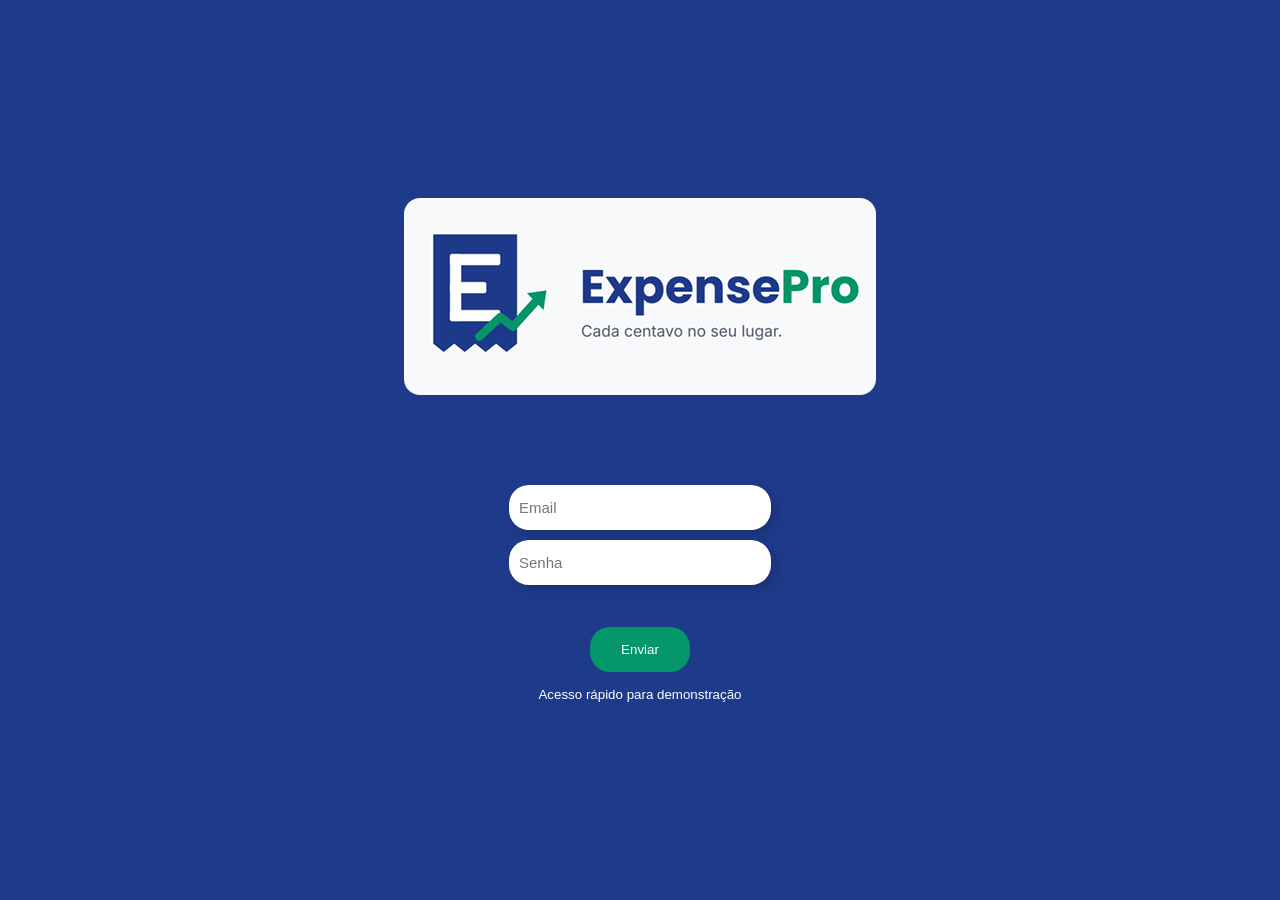
<file: index.html>
<!DOCTYPE html>
<html lang="pt-BR">
<head>
  <meta charset="UTF-8">
  <meta name="viewport" content="width=device-width, initial-scale=1.0">
  <title>Login</title>
  <link rel="stylesheet" href="style.css">
  <script src="script.js" defer></script>
</head>
<body>
  <form>
    <div class="blocoGeral">
      <img src="assets/logo-expense-pro.png" alt="" class="imagemTitulo">
      <div class="login">
        <input type="email" placeholder="Email" id="emailInput">
        <input type="password" placeholder="Senha" id="senhaInput">
      </div>
      <div>
        <button id="enviarBtn" type="button">Enviar</button>
      </div>
      <div class="demonstracao">
        <button id="mostrarPersonasBtn" type="button">Acesso rápido para demonstração</button>
        <div id="opcoesPersonas" hidden>
          <button class="personaBtn" type="button" data-email="gustavo34@gexpensepro.com" data-senha="1235">Entrar como Gustavo</button>
          <button class="personaBtn" type="button" data-email="marcia@expensepro.com" data-senha="1236">Entrar como Márcia</button>
          <button class="personaBtn" type="button" data-email="henrique@expensepro.com" data-senha="1237">Entrar como Henrique</button>
        </div>
      </div>
    </div>
  </form>
</body>
</html>
</file>
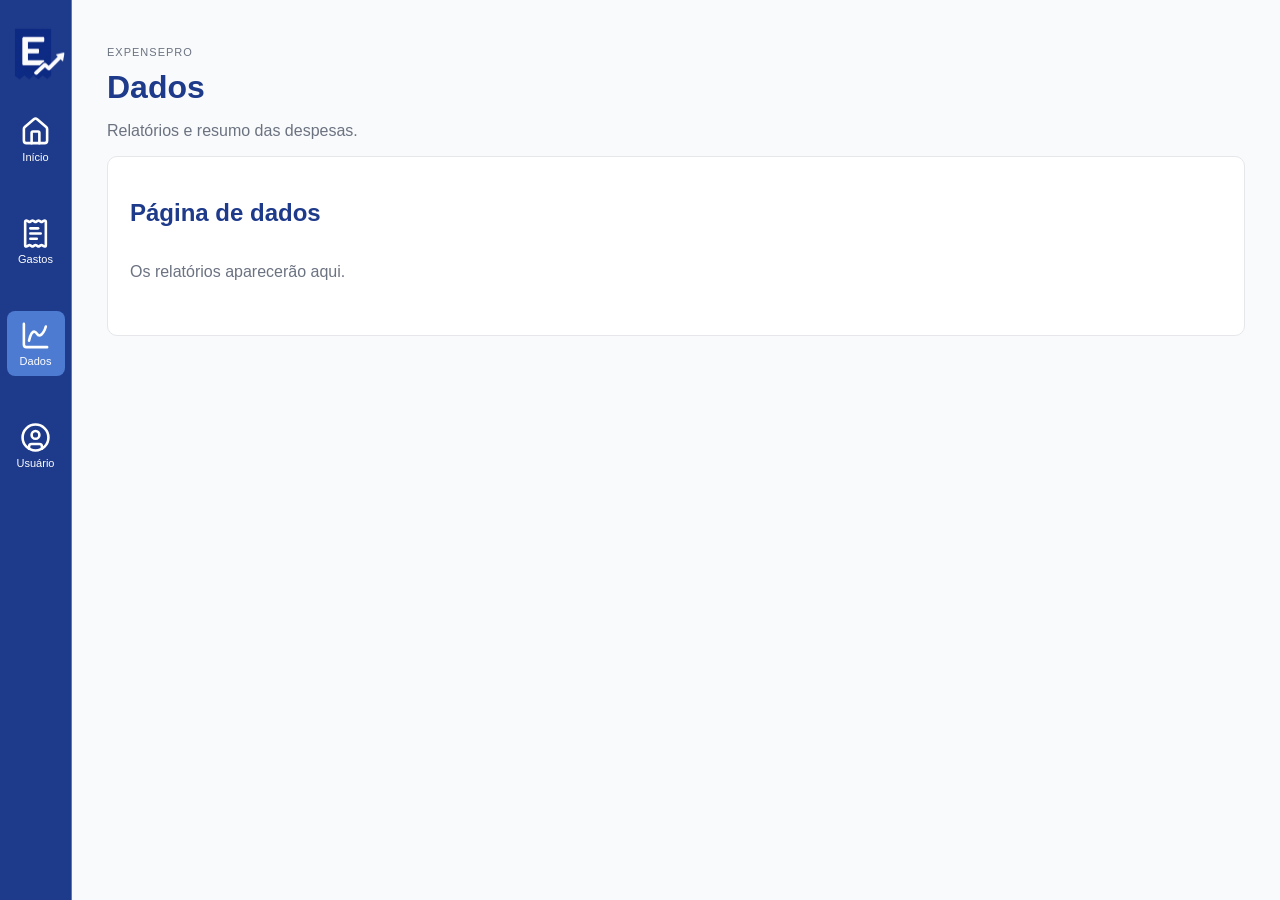
<file: dados-page.html>
<!DOCTYPE html>
<html lang="pt-BR">
<head>
  <meta charset="UTF-8">
  <meta name="viewport" content="width=device-width, initial-scale=1">
  <title>Dados | ExpensePro</title>
  <link rel="stylesheet" href="principal.css">
</head>
<body>
  <aside class="sidebar">
    <div class="logo"><img src="assets/Ícone de Recibo com Gráfico de Crescimento (1).png" alt="ExpensePro"></div>
    <a href="principal.html" class="sidebar-item"><img src="assets/house.svg" alt=""><span>In&iacute;cio</span></a>
    <a href="spend-page.html" class="sidebar-item"><img src="assets/receipt-text.svg" alt=""><span>Gastos</span></a>
    <a href="dados-page.html" class="sidebar-item active"><img src="assets/chart-spline.svg" alt=""><span>Dados</span></a>
    <a href="usuario-page.html" class="sidebar-item"><img src="assets/circle-user.svg" alt=""><span>Usu&aacute;rio</span></a>
  </aside>
  <main>
    <header><div><p class="small-title">EXPENSEPRO</p><h1>Dados</h1><p>Relat&oacute;rios e resumo das despesas.</p></div></header>
    <section class="panel"><h2>P&aacute;gina de dados</h2><p class="empty">Os relat&oacute;rios aparecer&atilde;o aqui.</p></section>
  </main>
</body>
</html>
</file>
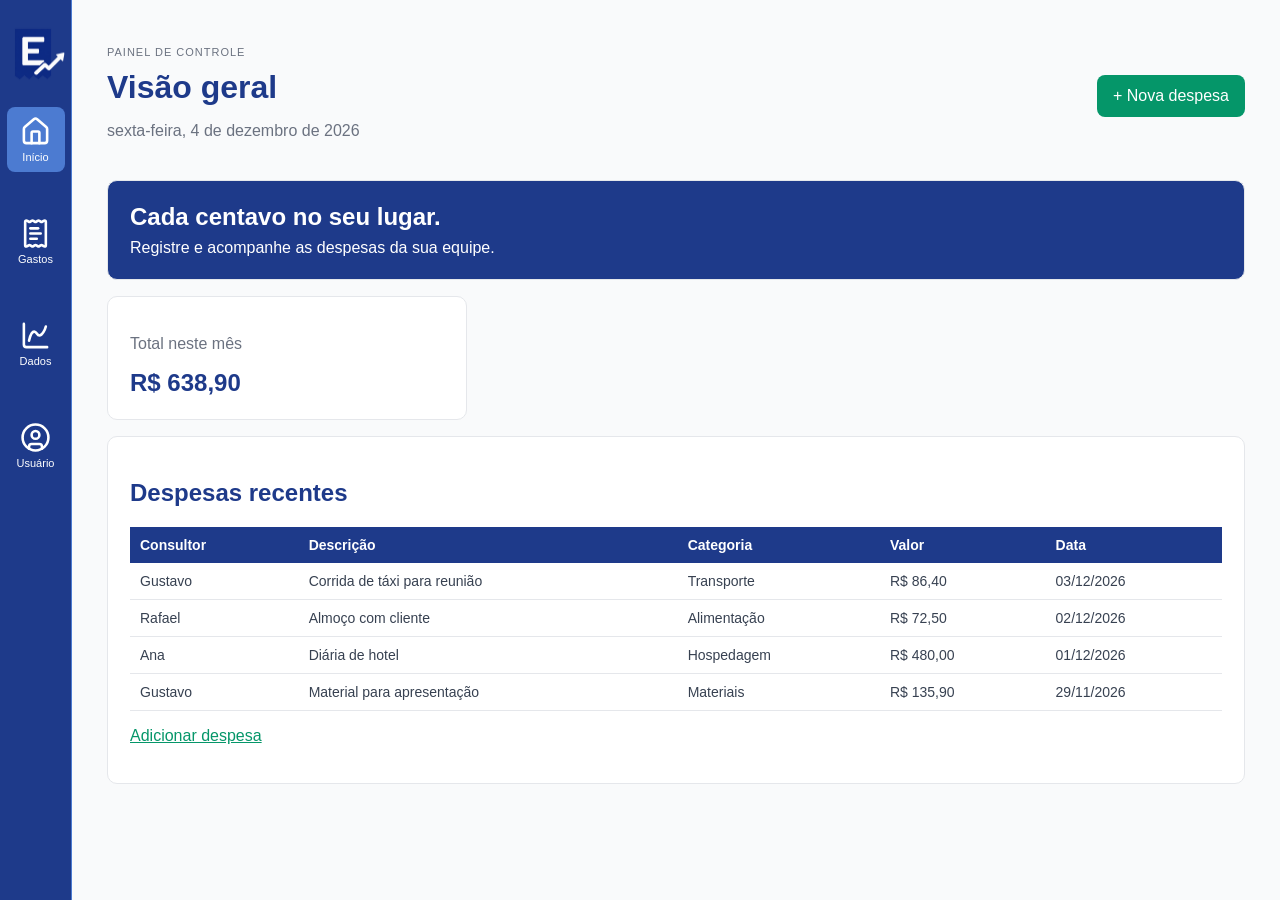
<file: principal.html>
﻿<!DOCTYPE html>
<html lang="pt-BR">
<head>
  <meta charset="UTF-8">
  <meta name="viewport" content="width=device-width, initial-scale=1">
  <title>In&iacute;cio | ExpensePro</title>
  <link rel="stylesheet" href="principal.css">
  <script src="despesas.js" defer></script>
  <script src="principal.js" defer></script>
</head>
<body>
  <aside class="sidebar">
    <div class="logo"><img src="assets/Ícone de Recibo com Gráfico de Crescimento (1).png" alt="ExpensePro"></div>
    <a href="principal.html" class="sidebar-item active"><img src="assets/house.svg" alt=""><span>In&iacute;cio</span></a>
    <a href="spend-page.html" class="sidebar-item"><img src="assets/receipt-text.svg" alt=""><span>Gastos</span></a>
    <a href="dados-page.html" class="sidebar-item"><img src="assets/chart-spline.svg" alt=""><span>Dados</span></a>
    <a href="usuario-page.html" class="sidebar-item"><img src="assets/circle-user.svg" alt=""><span>Usu&aacute;rio</span></a>
  </aside>

  <main>
    <header>
      <div><p class="small-title">PAINEL DE CONTROLE</p><h1>Vis&atilde;o geral</h1><p id="dataAtual"></p></div>
      <a class="button" href="spend-page.html">+ Nova despesa</a>
    </header>

    <section class="welcome">
      <h2>Cada centavo no seu lugar.</h2>
      <p>Registre e acompanhe as despesas da sua equipe.</p>
    </section>

    <section class="cards">
      <article><p>Total neste m&ecirc;s</p><strong id="totalMes">R$ 0,00</strong></article>
    </section>

    <section class="panel">
      <h2>Despesas recentes</h2>
      <p id="listaVazia" class="empty">Nenhuma despesa registrada ainda.</p>
      <div id="tabelaContainer" class="table-wrap" hidden>
        <table>
          <thead><tr><th>Consultor</th><th>Descri&ccedil;&atilde;o</th><th>Categoria</th><th>Valor</th><th>Data</th></tr></thead>
          <tbody id="despesasRecentes"></tbody>
        </table>
      </div>
      <p><a href="spend-page.html">Adicionar despesa</a></p>
    </section>
  </main>
</body>
</html>
</file>
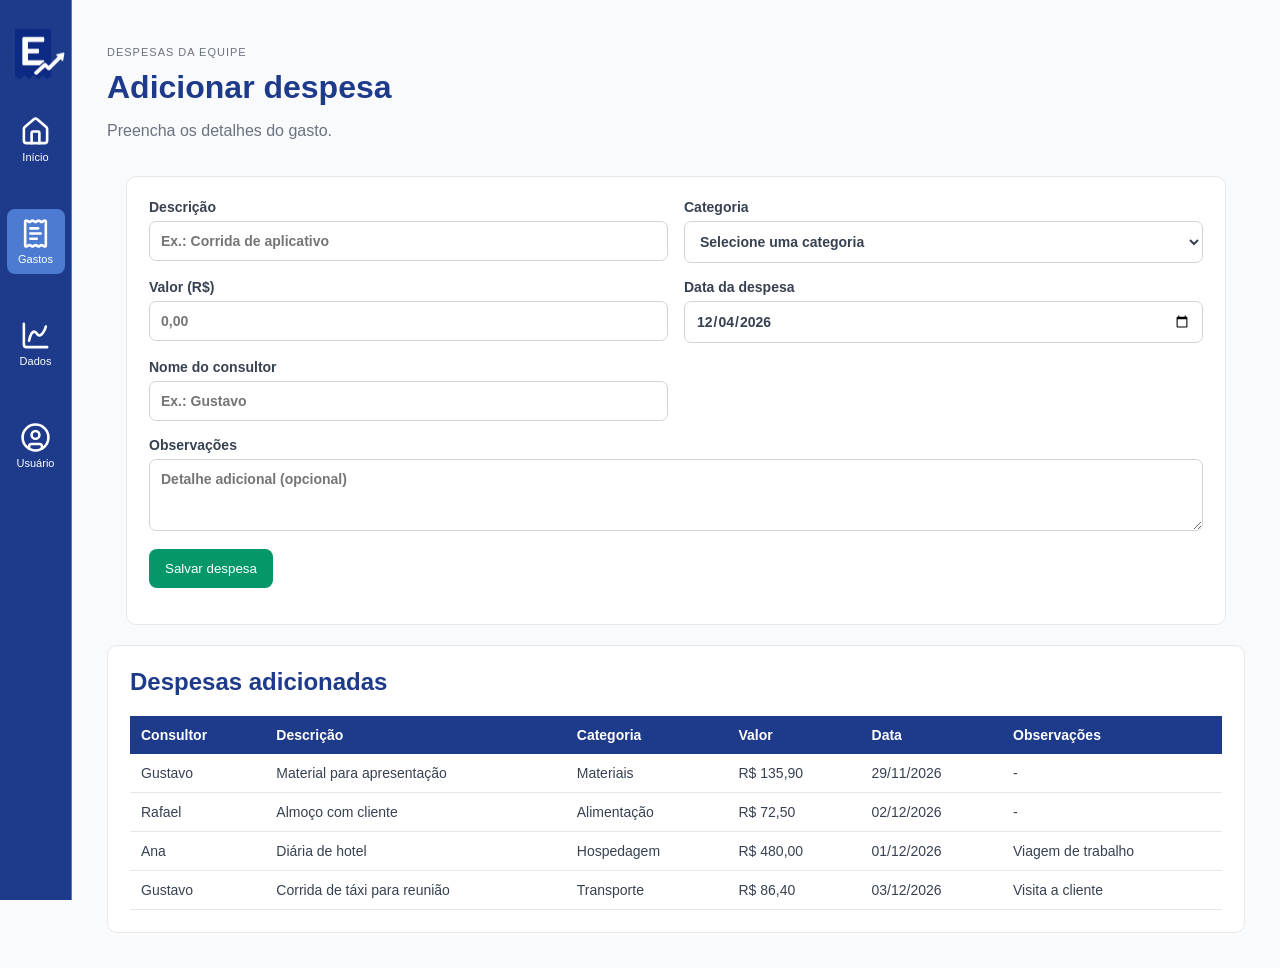
<file: spend-page.html>
﻿<!DOCTYPE html>
<html lang="pt-BR">
<head>
  <meta charset="UTF-8">
  <meta name="viewport" content="width=device-width, initial-scale=1">
  <title>Gastos | ExpensePro</title>
  <link rel="stylesheet" href="principal.css">
  <link rel="stylesheet" href="spend-page.css">
  <script src="despesas.js" defer></script>
  <script src="spend-page.js" defer></script>
</head>
<body>
  <aside class="sidebar">
    <div class="logo"><img src="assets/Ícone de Recibo com Gráfico de Crescimento (1).png" alt="ExpensePro"></div>
    <a href="principal.html" class="sidebar-item"><img src="assets/house.svg" alt=""><span>In&iacute;cio</span></a>
    <a href="spend-page.html" class="sidebar-item active"><img src="assets/receipt-text.svg" alt=""><span>Gastos</span></a>
    <a href="dados-page.html" class="sidebar-item"><img src="assets/chart-spline.svg" alt=""><span>Dados</span></a>
    <a href="usuario-page.html" class="sidebar-item"><img src="assets/circle-user.svg" alt=""><span>Usu&aacute;rio</span></a>
  </aside>

  <main>
    <header>
      <div><p class="small-title">DESPESAS DA EQUIPE</p><h1>Adicionar despesa</h1><p>Preencha os detalhes do gasto.</p></div>
    </header>

    <section class="expense-panel">
      <form id="despesaForm">
        <div class="form-grid">
          <label>Descri&ccedil;&atilde;o
            <input id="descricao" type="text" placeholder="Ex.: Corrida de aplicativo" required>
          </label>
          <label>Categoria
            <select id="categoria" required>
              <option value="">Selecione uma categoria</option>
              <option>Transporte</option>
              <option>Hospedagem</option>
              <option>Alimenta&ccedil;&atilde;o</option>
              <option>Materiais</option>
              <option>Outros</option>
            </select>
          </label>
          <label>Valor (R$)
            <input id="valor" type="number" min="0.01" step="0.01" placeholder="0,00" required>
          </label>
          <label>Data da despesa
            <input id="data" type="date" required>
          </label>
          <label>Nome do consultor
            <input id="consultor" type="text" placeholder="Ex.: Gustavo" required>
          </label>
          <label class="full-width">Observa&ccedil;&otilde;es
            <textarea id="observacoes" rows="3" placeholder="Detalhe adicional (opcional)"></textarea>
          </label>
        </div>
        <button class="button" type="submit">Salvar despesa</button>
        <p id="mensagem" role="status"></p>
      </form>
    </section>

    <section class="expense-panel recent">
      <h2>Despesas adicionadas</h2>
      <p id="listaVazia" class="empty">Ainda n&atilde;o h&aacute; despesas registradas.</p>
      <div id="tabelaContainer" class="table-wrap" hidden>
        <table>
          <thead><tr><th>Consultor</th><th>Descri&ccedil;&atilde;o</th><th>Categoria</th><th>Valor</th><th>Data</th><th>Observa&ccedil;&otilde;es</th></tr></thead>
          <tbody id="listaDespesas"></tbody>
        </table>
      </div>
    </section>
  </main>
</body>
</html>
</file>
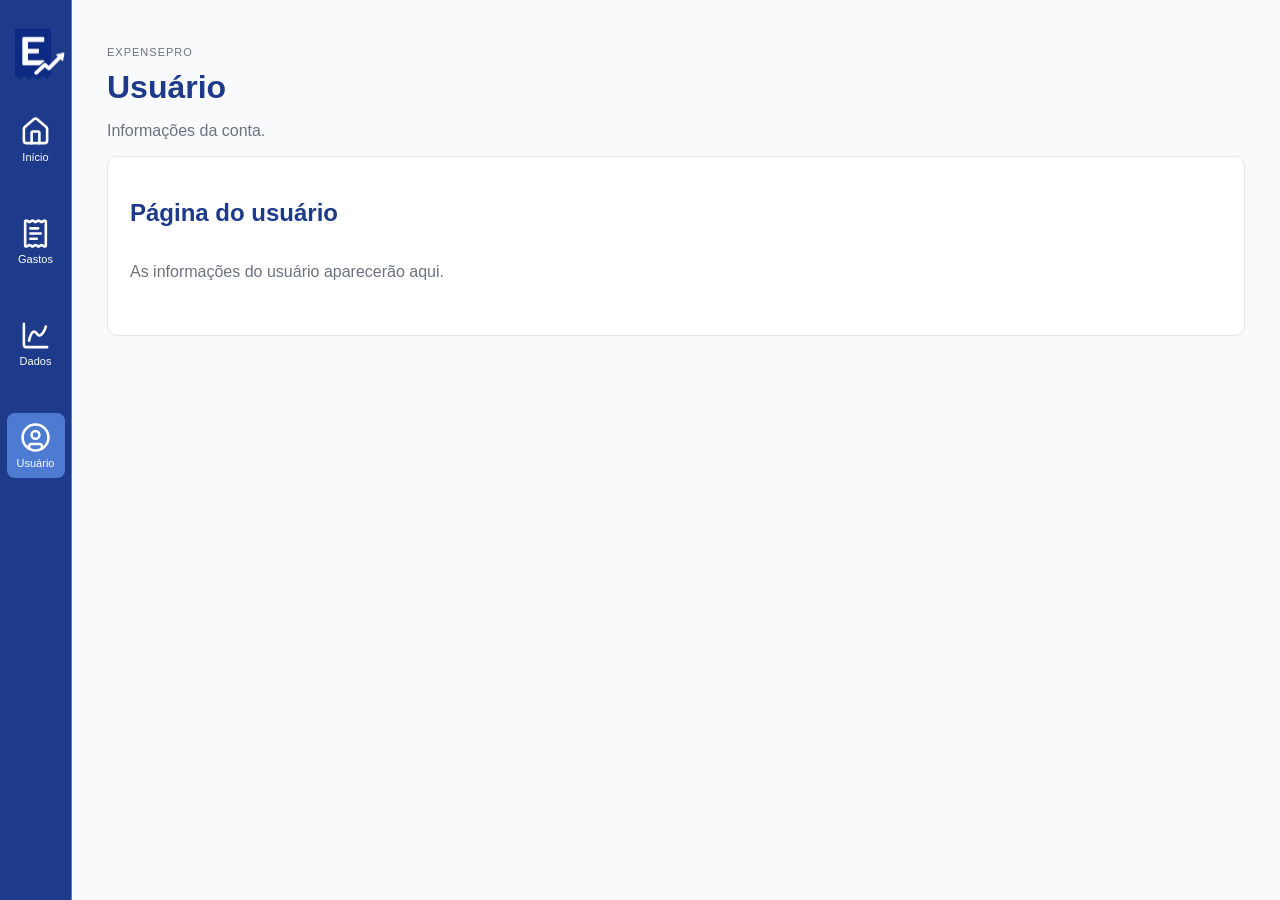
<file: usuario-page.html>
<!DOCTYPE html>
<html lang="pt-BR">
<head>
  <meta charset="UTF-8">
  <meta name="viewport" content="width=device-width, initial-scale=1">
  <title>Usu&aacute;rio | ExpensePro</title>
  <link rel="stylesheet" href="principal.css">
</head>
<body>
  <aside class="sidebar">
    <div class="logo"><img src="assets/Ícone de Recibo com Gráfico de Crescimento (1).png" alt="ExpensePro"></div>
    <a href="principal.html" class="sidebar-item"><img src="assets/house.svg" alt=""><span>In&iacute;cio</span></a>
    <a href="spend-page.html" class="sidebar-item"><img src="assets/receipt-text.svg" alt=""><span>Gastos</span></a>
    <a href="dados-page.html" class="sidebar-item"><img src="assets/chart-spline.svg" alt=""><span>Dados</span></a>
    <a href="usuario-page.html" class="sidebar-item active"><img src="assets/circle-user.svg" alt=""><span>Usu&aacute;rio</span></a>
  </aside>
  <main>
    <header><div><p class="small-title">EXPENSEPRO</p><h1>Usu&aacute;rio</h1><p>Informa&ccedil;&otilde;es da conta.</p></div></header>
    <section class="panel"><h2>P&aacute;gina do usu&aacute;rio</h2><p class="empty">As informa&ccedil;&otilde;es do usu&aacute;rio aparecer&atilde;o aqui.</p></section>
  </main>
</body>
</html>
</file>
<file: style.css>
body {
  display: flex;
  justify-content: center;
  align-items: center;
  min-height: 100vh;
  margin: 0;
  background-color: #1E3A8A;
}
.login {
  display: flex;
  flex-direction: column;
  gap: 10px;
  margin-bottom: -15px;
}
#emailInput, #senhaInput {
  width: 250px;
  padding-bottom: 14px;
  padding-top: 14px;
  padding-left: 10px;
  border-radius: 20px;
  border-style: solid;
  border-color: grey;
  font-size: 15px;
  border: none;
  box-shadow: 5px 5px 10px rgba(0,0,0,0.15);
  outline: none;
}
.blocoGeral {
  display: flex;
  flex-direction: column;
  gap: 70px;
  align-items: center;
}
.demonstracao {
  display: flex;
  flex-direction: column;
  align-items: center;
  gap: 10px;
  margin-top: -55px;
}
#mostrarPersonasBtn, .personaBtn {
  padding: 10px 14px;
  border: none;
  border-radius: 12px;
  background: white;
  color: #1E3A8A;
  cursor: pointer;
}
#mostrarPersonasBtn {
  padding: 0;
  background: transparent;
  color: white;
}
#opcoesPersonas {
  display: flex;
  flex-direction: column;
  gap: 8px;
}
#opcoesPersonas[hidden] {
  display: none;
}
.imagemTitulo {
  margin-bottom: 20px;
  border-radius: 16px;
}
#enviarBtn {
  width: 100px;
  height: 45px;
  border-radius: 20px;
  border: none;
  background-color: #059669;
  color: white;
  cursor: pointer;
  margin-top: -30px;
  transition: opacity 1s;
}
#enviarBtn:hover {
  opacity: 0.8;
}
#enviarBtn:active {
  opacity: 0.4;
}
</file>
<file: principal.css>
﻿* { box-sizing: border-box; }
body { margin: 0; color: #374151; background: #F9FAFB; font-family: Arial, sans-serif; }

.sidebar {
  position: fixed;
  top: 0;
  left: 0;
  display: flex;
  flex-direction: column;
  align-items: center;
  gap: 7px;
  width: 72px;
  height: 100vh;
  padding-top: 20px;
  background: #1E3A8A;
  border-right: 1px solid #4c7bd1;
}
.sidebar-item {
  display: flex;
  flex-direction: column;
  justify-content: center;
  align-items: center;
  gap: 4px;
  width: 58px;
  height: 65px;
  margin-bottom: 30px;
  color: white;
  text-decoration: none;
  border-radius: 8px;
}
.sidebar-item:hover, .sidebar-item.active { background: #4c7bd1; }
.sidebar-item img { width: 35px; height: 31px; filter: brightness(0) invert(1); }
.sidebar-item span { color: white; font-size: 11px; }
.logo {
  display: flex;
  align-items: center;
  justify-content: center;
  width: 70px;
  height: 70px;
  margin-bottom: 10px;
}
.logo img { width: 80px; height: 80px; object-fit: contain; }

main { width: calc(100% - 72px); min-height: 100vh; max-width: none; margin-left: 72px; padding: 35px; }
header { display: flex; justify-content: space-between; align-items: center; gap: 16px; }
h1, h2 { color: #1E3A8A; }
h1 { margin: 4px 0; }
header p { color: #6B7280; }
.small-title { font-size: 11px; letter-spacing: 1px; }
.button { padding: 12px 16px; color: white; background: #059669; border-radius: 8px; text-decoration: none; }
.welcome, .panel, .cards article { padding: 22px; background: white; border: 1px solid #E5E7EB; border-radius: 10px; }
.welcome { margin: 24px 0 16px; color: white; background: #1E3A8A; }
.welcome h2 { margin: 0 0 8px; color: white; }
.welcome p { margin: 0; }
.cards { display: grid; grid-template-columns: minmax(250px, 360px); gap: 16px; margin-bottom: 16px; }
.cards p { color: #6B7280; }
.cards strong { color: #1E3A8A; font-size: 24px; }
.empty { padding: 16px 0; color: #6B7280; }
.panel a { color: #059669; }
.table-wrap { overflow-x: auto; }
.panel table { width: 100%; border-collapse: collapse; font-size: 14px; }
.panel th { padding: 10px; color: white; text-align: left; background: #1E3A8A; }
.panel td { padding: 10px; border-bottom: 1px solid #E5E7EB; }

@media (max-width: 650px) {
  main { padding: 20px 14px; }
  header { align-items: flex-start; }
  .cards { grid-template-columns: 1fr; gap: 10px; }
}
</file>
<file: spend-page.css>
﻿main { width: calc(100% - 72px); }
.expense-panel { margin: 20px auto 0; padding: 22px; background: white; border: 1px solid #E5E7EB; border-radius: 10px; }
.expense-panel:not(.recent) { max-width: 1100px; }
.form-grid { display: grid; grid-template-columns: 1fr 1fr; gap: 16px; margin-bottom: 18px; }
.form-grid label { display: block; font-size: 14px; font-weight: bold; }
.form-grid input, .form-grid select, .form-grid textarea {
  display: block; width: 100%; margin-top: 6px; padding: 11px;
  color: #374151; background: white; border: 1px solid #D1D5DB;
  border-radius: 7px; font: inherit;
}
.form-grid input:focus, .form-grid select:focus, .form-grid textarea:focus { outline: 2px solid #059669; }
.full-width { grid-column: 1 / -1; }
form .button { border: 0; cursor: pointer; }
#mensagem { color: #059669; font-size: 14px; }
.recent h2 { margin-top: 0; }
.table-wrap { overflow-x: auto; }
table { width: 100%; border-collapse: collapse; font-size: 14px; }
th { padding: 11px; color: white; text-align: left; background: #1E3A8A; }
td { padding: 11px; border-bottom: 1px solid #E5E7EB; }
@media (max-width: 650px) {
  .form-grid { grid-template-columns: 1fr; }
  .full-width { grid-column: auto; }
  .expense-panel { padding: 16px; }
}
</file>
